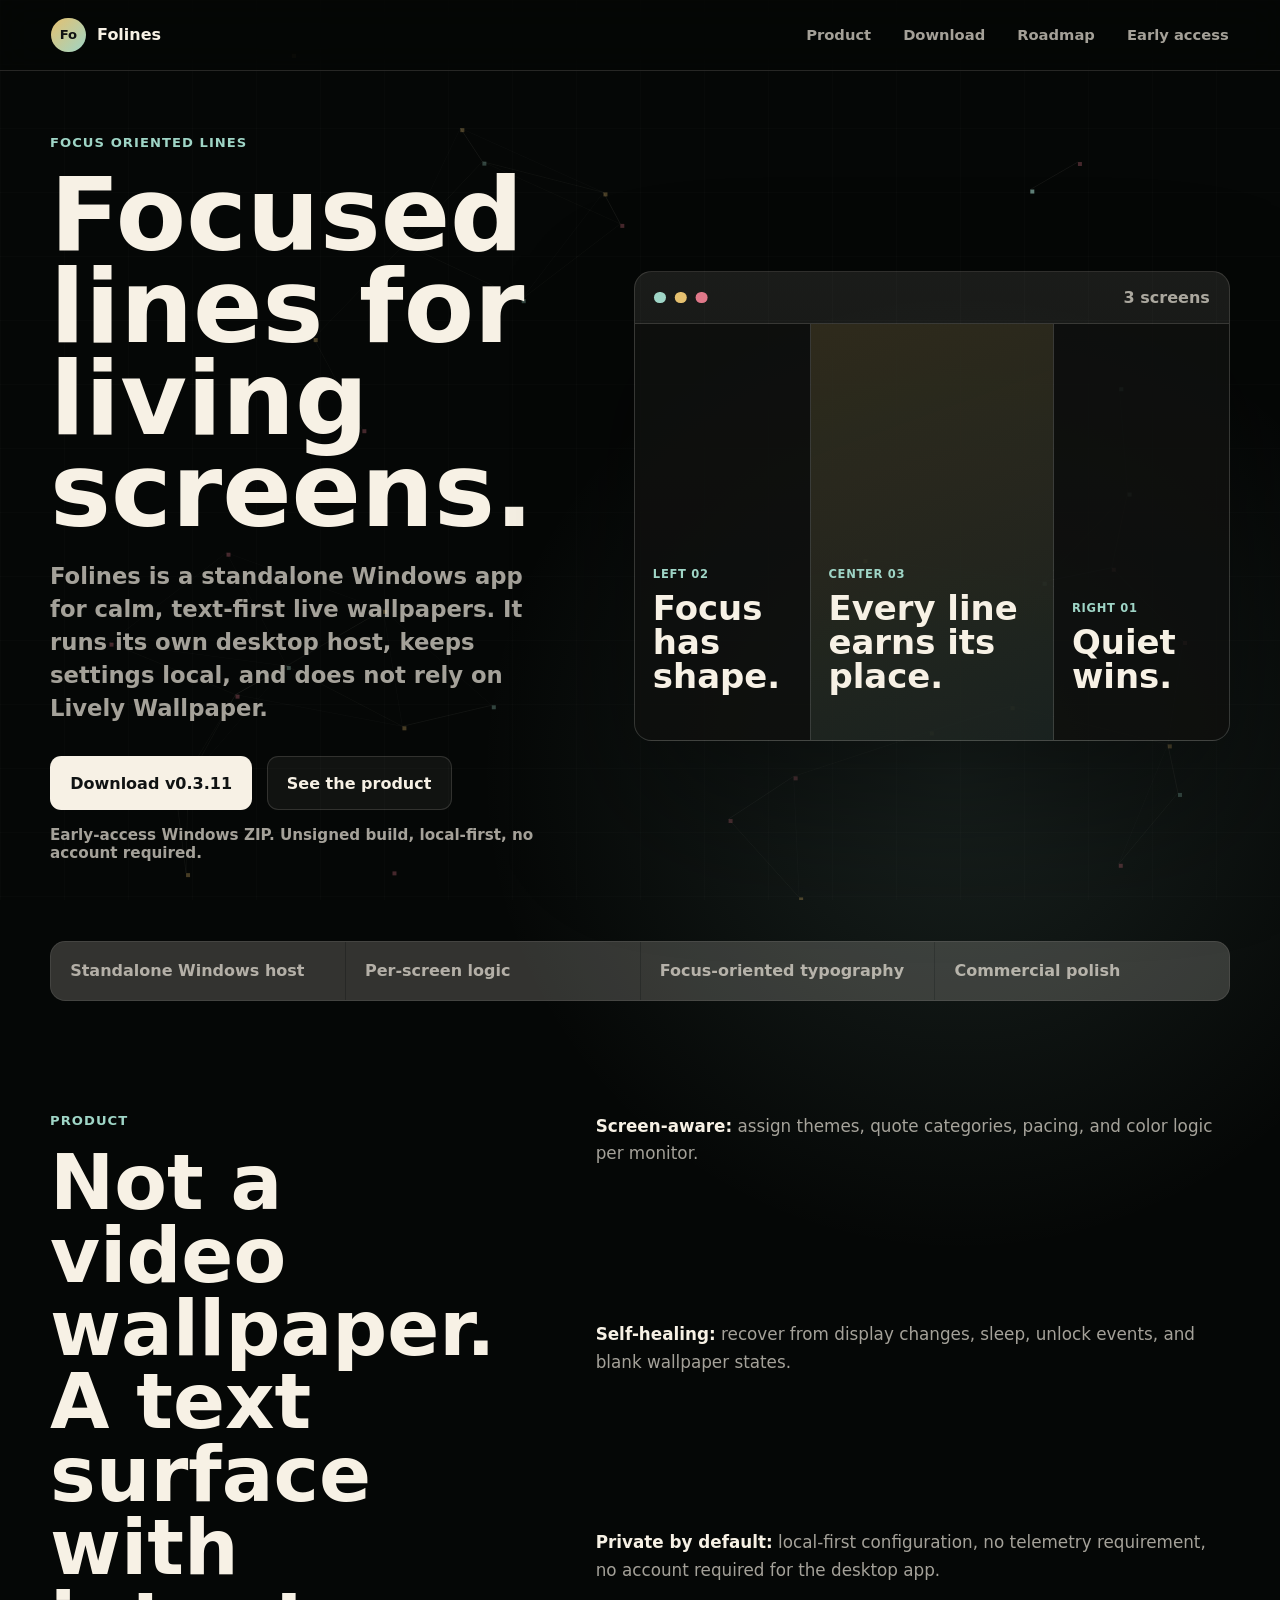
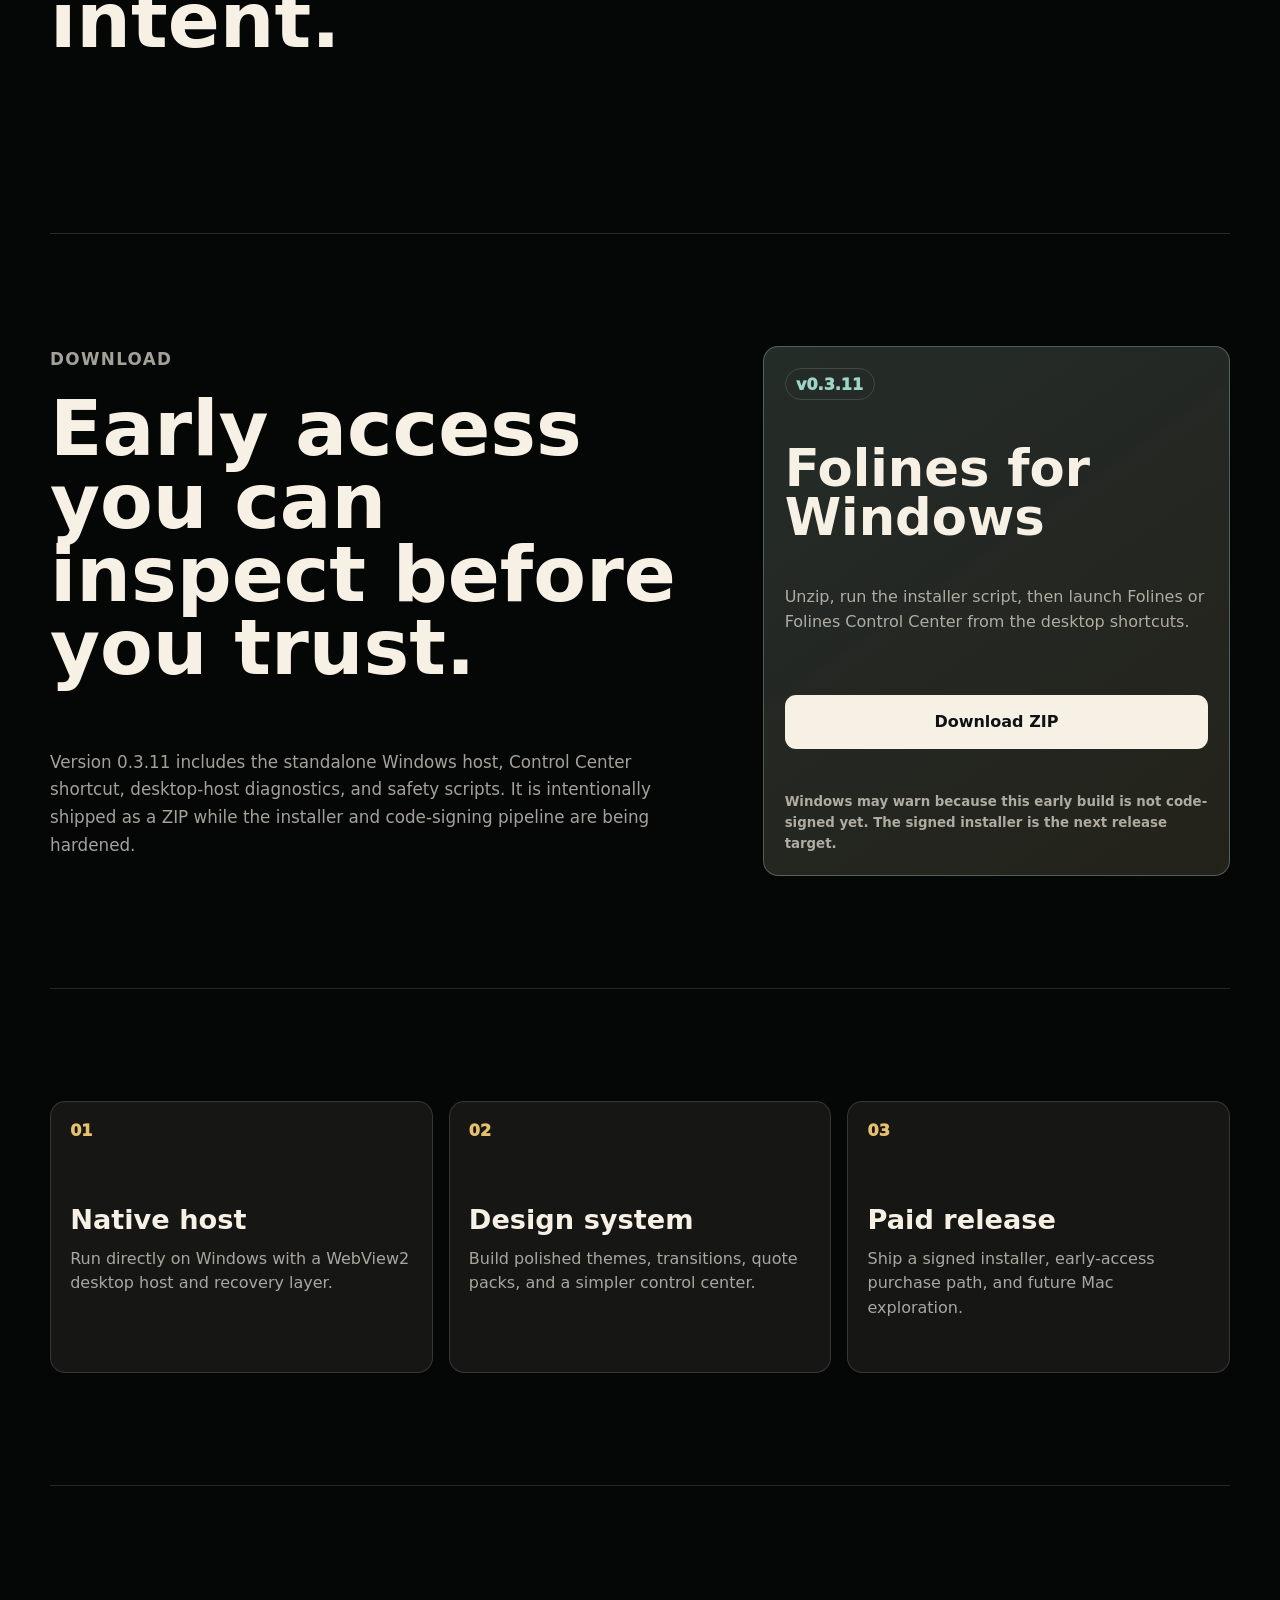
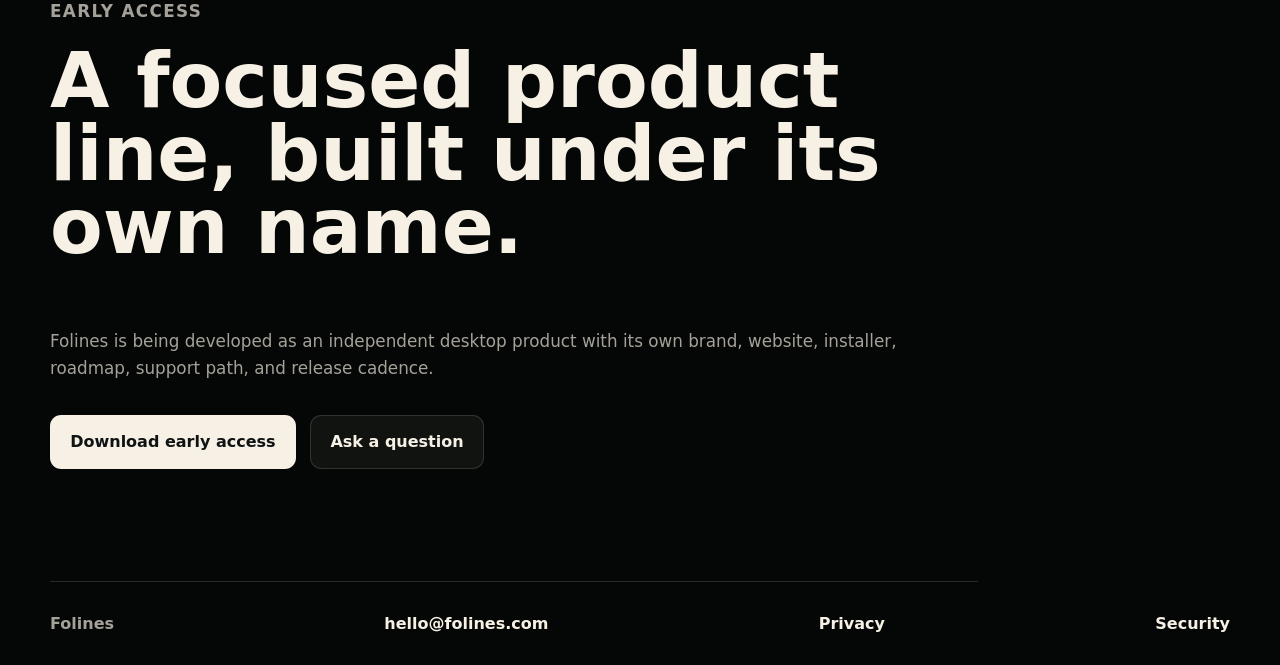
<file: index.html>
<!doctype html>
<html lang="en">
<head>
  <meta charset="utf-8">
  <meta name="viewport" content="width=device-width, initial-scale=1">
  <meta name="description" content="Folines is a standalone Windows app in development for focus-oriented live typography wallpapers.">
  <meta name="keywords" content="Folines, Focus Oriented Lines, live wallpaper, Windows wallpaper, typography wallpaper, desktop focus, multi monitor wallpaper">
  <meta property="og:title" content="Folines - Focus Oriented Lines">
  <meta property="og:description" content="A standalone Windows app for calm, focus-oriented live typography wallpapers.">
  <meta property="og:url" content="https://folines.com/">
  <meta property="og:type" content="website">
  <meta name="twitter:card" content="summary_large_image">
  <title>Folines - Focus Oriented Lines</title>
  <link rel="canonical" href="https://folines.com/">
  <link rel="icon" href="favicon.svg" type="image/svg+xml">
  <link rel="manifest" href="site.webmanifest">
  <link rel="stylesheet" href="styles.css">
  <script type="application/ld+json">
  {
    "@context": "https://schema.org",
    "@type": "SoftwareApplication",
    "name": "Folines",
    "alternateName": "Focus Oriented Lines",
    "applicationCategory": "PersonalizationApplication",
    "operatingSystem": "Windows",
    "softwareVersion": "0.3.11",
    "description": "Folines is a standalone Windows app in development for calm, focus-oriented live typography wallpapers.",
    "url": "https://folines.com/",
    "downloadUrl": "https://folines.com/downloads/Folines-0.3.11-win-x64-early-access.zip",
    "publisher": {
      "@type": "Organization",
      "name": "Folines"
    }
  }
  </script>
</head>
<body>
  <canvas id="field" aria-hidden="true"></canvas>
  <header class="topbar">
    <a class="brand" href="#top" aria-label="Folines home">
      <span class="mark">Fo</span>
      <span>Folines</span>
    </a>
    <nav aria-label="Primary navigation">
      <a href="#product">Product</a>
      <a href="#download">Download</a>
      <a href="#roadmap">Roadmap</a>
      <a href="#access">Early access</a>
    </nav>
  </header>

  <main id="top">
    <section class="hero">
      <div class="hero-copy">
        <p class="eyebrow">Focus Oriented Lines</p>
        <h1>Focused lines for living screens.</h1>
        <p class="lede">Folines is a standalone Windows app for calm, text-first live wallpapers. It runs its own desktop host, keeps settings local, and does not rely on Lively Wallpaper.</p>
        <div class="actions">
          <a class="button primary" href="downloads/Folines-0.3.11-win-x64-early-access.zip">Download v0.3.11</a>
          <a class="button secondary" href="#product">See the product</a>
        </div>
        <p class="release-note">Early-access Windows ZIP. Unsigned build, local-first, no account required.</p>
      </div>
      <div class="product-frame" aria-label="Folines desktop preview">
        <div class="frame-top">
          <span></span>
          <strong>3 screens</strong>
        </div>
        <div class="screen-grid">
          <article>
            <p>LEFT 02</p>
            <h2>Focus has shape.</h2>
          </article>
          <article class="active">
            <p>CENTER 03</p>
            <h2>Every line earns its place.</h2>
          </article>
          <article>
            <p>RIGHT 01</p>
            <h2>Quiet wins.</h2>
          </article>
        </div>
      </div>
    </section>

    <section class="strip" aria-label="Folines capabilities">
      <span>Standalone Windows host</span>
      <span>Per-screen logic</span>
      <span>Focus-oriented typography</span>
      <span>Commercial polish</span>
    </section>

    <section id="product" class="section split">
      <div>
        <p class="eyebrow">Product</p>
        <h2>Not a video wallpaper. A text surface with intent.</h2>
      </div>
      <div class="feature-list">
        <p><strong>Screen-aware:</strong> assign themes, quote categories, pacing, and color logic per monitor.</p>
        <p><strong>Self-healing:</strong> recover from display changes, sleep, unlock events, and blank wallpaper states.</p>
        <p><strong>Private by default:</strong> local-first configuration, no telemetry requirement, no account required for the desktop app.</p>
      </div>
    </section>

    <section id="download" class="section download-panel">
      <div>
        <p class="eyebrow">Download</p>
        <h2>Early access you can inspect before you trust.</h2>
        <p>Version 0.3.11 includes the standalone Windows host, Control Center shortcut, desktop-host diagnostics, and safety scripts. It is intentionally shipped as a ZIP while the installer and code-signing pipeline are being hardened.</p>
      </div>
      <div class="download-card">
        <span class="version">v0.3.11</span>
        <h3>Folines for Windows</h3>
        <p>Unzip, run the installer script, then launch Folines or Folines Control Center from the desktop shortcuts.</p>
        <a class="button primary" href="downloads/Folines-0.3.11-win-x64-early-access.zip">Download ZIP</a>
        <small>Windows may warn because this early build is not code-signed yet. The signed installer is the next release target.</small>
      </div>
    </section>

    <section id="roadmap" class="section cards">
      <article>
        <span>01</span>
        <h3>Native host</h3>
        <p>Run directly on Windows with a WebView2 desktop host and recovery layer.</p>
      </article>
      <article>
        <span>02</span>
        <h3>Design system</h3>
        <p>Build polished themes, transitions, quote packs, and a simpler control center.</p>
      </article>
      <article>
        <span>03</span>
        <h3>Paid release</h3>
        <p>Ship a signed installer, early-access purchase path, and future Mac exploration.</p>
      </article>
    </section>

    <section id="access" class="section pilot">
      <p class="eyebrow">Early access</p>
      <h2>A focused product line, built under its own name.</h2>
      <p>Folines is being developed as an independent desktop product with its own brand, website, installer, roadmap, support path, and release cadence.</p>
      <div class="actions">
        <a class="button primary" href="downloads/Folines-0.3.11-win-x64-early-access.zip">Download early access</a>
        <a class="button secondary" href="mailto:hello@folines.com?subject=Folines question">Ask a question</a>
      </div>
    </section>
  </main>

  <footer>
    <span>Folines</span>
    <a href="mailto:hello@folines.com">hello@folines.com</a>
    <a href="privacy.html">Privacy</a>
    <a href="security.html">Security</a>
  </footer>

  <script src="site.js"></script>
</body>
</html>
</file>
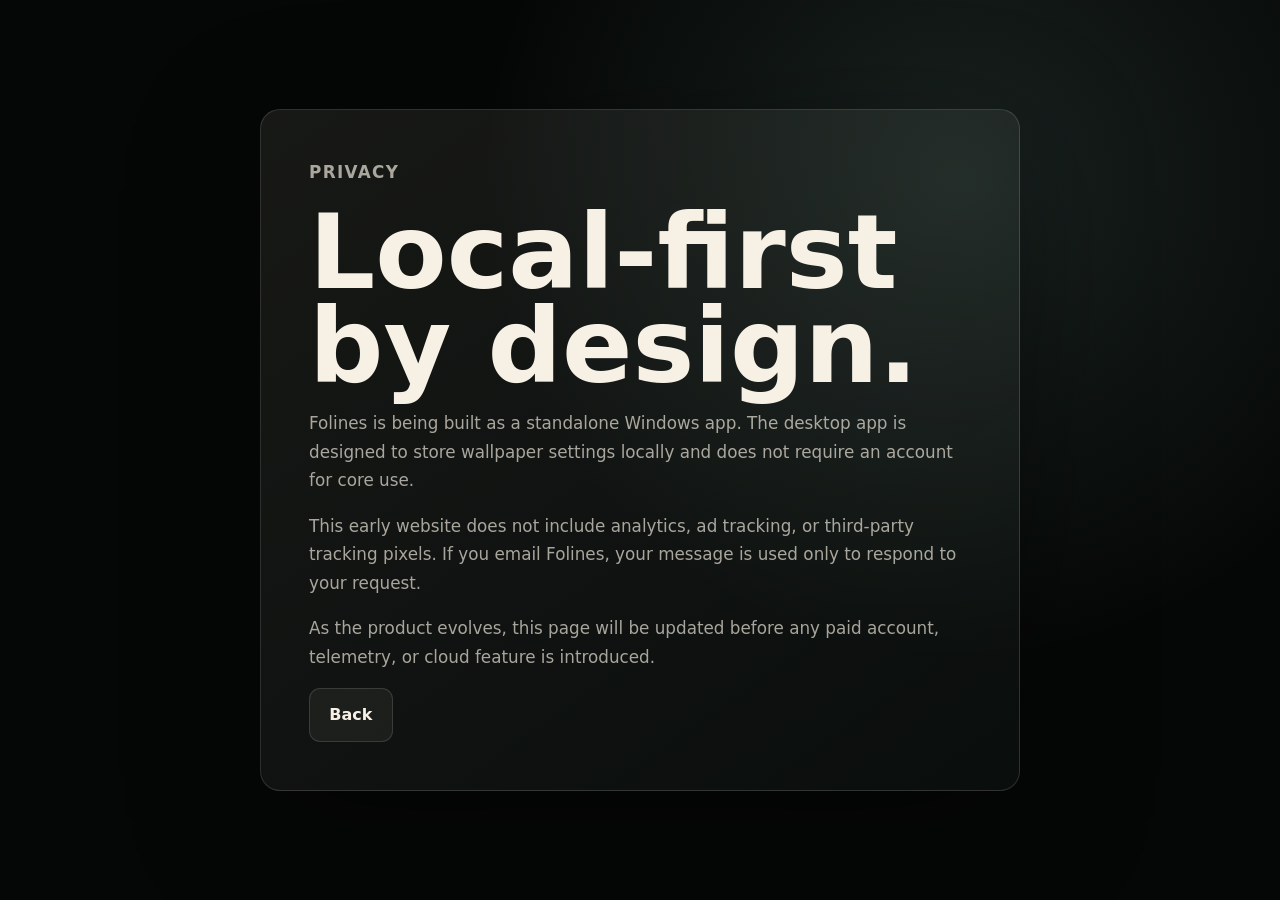
<file: privacy.html>
<!doctype html>
<html lang="en">
<head>
  <meta charset="utf-8">
  <meta name="viewport" content="width=device-width, initial-scale=1">
  <title>Folines - Privacy</title>
  <link rel="canonical" href="https://folines.com/privacy.html">
  <link rel="icon" href="favicon.svg" type="image/svg+xml">
  <link rel="stylesheet" href="styles.css">
</head>
<body class="simple-page">
  <main class="simple-shell">
    <p class="eyebrow">Privacy</p>
    <h1>Local-first by design.</h1>
    <p>Folines is being built as a standalone Windows app. The desktop app is designed to store wallpaper settings locally and does not require an account for core use.</p>
    <p>This early website does not include analytics, ad tracking, or third-party tracking pixels. If you email Folines, your message is used only to respond to your request.</p>
    <p>As the product evolves, this page will be updated before any paid account, telemetry, or cloud feature is introduced.</p>
    <a class="button secondary" href="/">Back</a>
  </main>
</body>
</html>
</file>
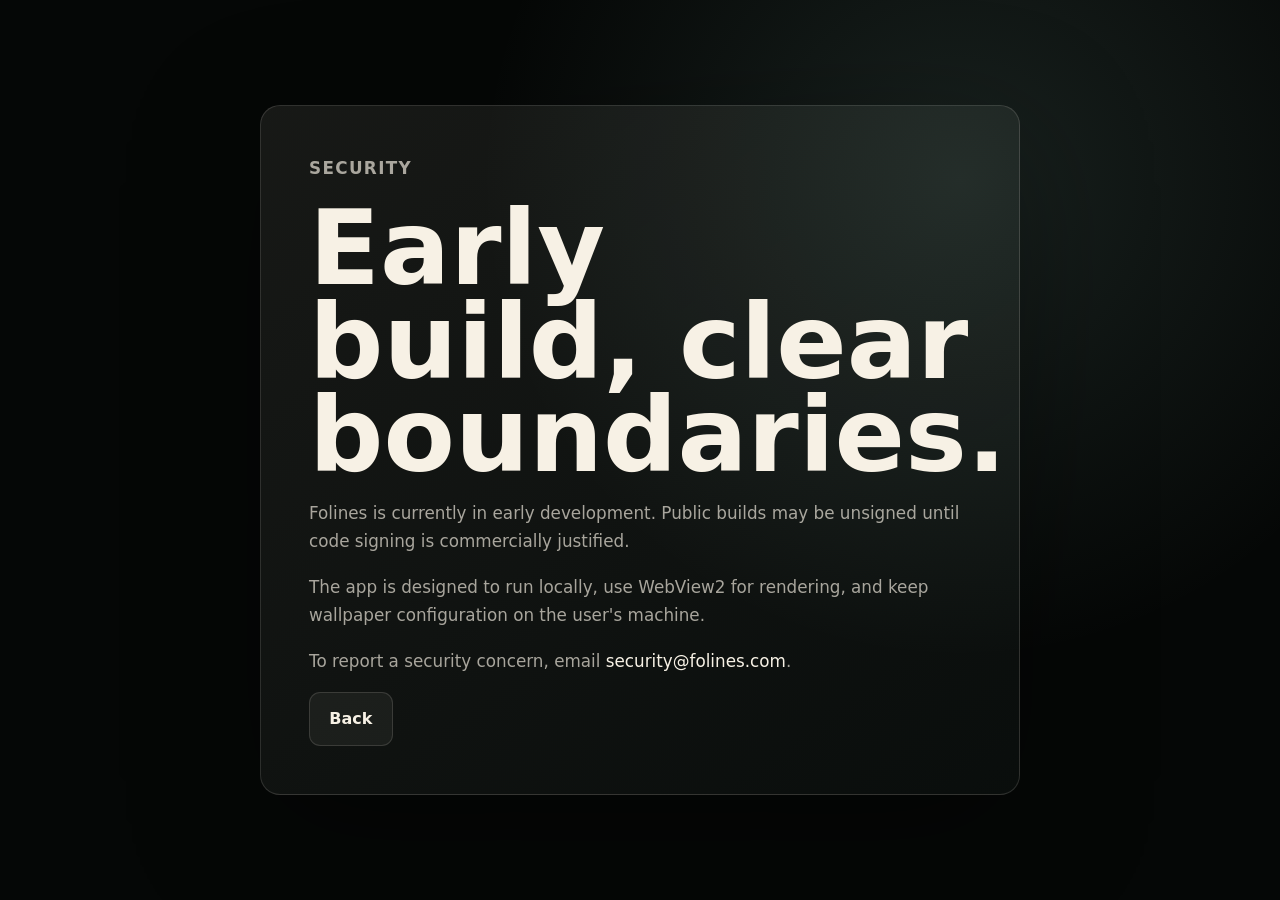
<file: security.html>
<!doctype html>
<html lang="en">
<head>
  <meta charset="utf-8">
  <meta name="viewport" content="width=device-width, initial-scale=1">
  <title>Folines - Security</title>
  <link rel="canonical" href="https://folines.com/security.html">
  <link rel="icon" href="favicon.svg" type="image/svg+xml">
  <link rel="stylesheet" href="styles.css">
</head>
<body class="simple-page">
  <main class="simple-shell">
    <p class="eyebrow">Security</p>
    <h1>Early build, clear boundaries.</h1>
    <p>Folines is currently in early development. Public builds may be unsigned until code signing is commercially justified.</p>
    <p>The app is designed to run locally, use WebView2 for rendering, and keep wallpaper configuration on the user's machine.</p>
    <p>To report a security concern, email <a href="mailto:security@folines.com">security@folines.com</a>.</p>
    <a class="button secondary" href="/">Back</a>
  </main>
</body>
</html>
</file>
<file: styles.css>
:root {
  color-scheme: dark;
  --bg: #050706;
  --paper: #f7f1e5;
  --muted: rgba(247, 241, 229, 0.66);
  --line: rgba(247, 241, 229, 0.14);
  --panel: rgba(247, 241, 229, 0.07);
  --accent: #9fd5c6;
  --gold: #e5c06f;
  --rose: #df7889;
  --ink: #101313;
  font-family: Inter, ui-sans-serif, system-ui, -apple-system, BlinkMacSystemFont, "Segoe UI", sans-serif;
}

* {
  box-sizing: border-box;
}

html {
  scroll-behavior: smooth;
}

body {
  margin: 0;
  min-height: 100vh;
  background: radial-gradient(circle at 75% 20%, rgba(159, 213, 198, 0.13), transparent 30rem), var(--bg);
  color: var(--paper);
  overflow-x: hidden;
}

#field {
  position: fixed;
  inset: 0;
  width: 100%;
  height: 100%;
  z-index: -1;
  opacity: 0.82;
}

a {
  color: inherit;
  text-decoration: none;
}

.topbar {
  position: sticky;
  top: 0;
  z-index: 5;
  display: flex;
  align-items: center;
  justify-content: space-between;
  gap: 1rem;
  padding: 1.1rem clamp(1rem, 4vw, 3.5rem);
  backdrop-filter: blur(18px);
  background: rgba(5, 7, 6, 0.62);
  border-bottom: 1px solid var(--line);
}

.brand,
nav,
.actions,
footer {
  display: flex;
  align-items: center;
}

.brand {
  gap: 0.72rem;
  font-weight: 850;
}

.mark {
  display: grid;
  place-items: center;
  width: 2.15rem;
  height: 2.15rem;
  border-radius: 999px;
  background: linear-gradient(135deg, var(--gold), var(--accent));
  color: var(--ink);
  font-size: 0.82rem;
  letter-spacing: 0;
}

nav {
  gap: clamp(0.8rem, 3vw, 2rem);
  color: var(--muted);
  font-weight: 700;
  font-size: 0.92rem;
}

main {
  width: min(1180px, calc(100% - 2rem));
  margin: 0 auto;
}

.hero {
  min-height: calc(100vh - 4.4rem);
  display: grid;
  grid-template-columns: minmax(0, 0.92fr) minmax(20rem, 1.08fr);
  align-items: center;
  gap: clamp(2rem, 6vw, 5rem);
  padding: 4rem 0;
}

.eyebrow {
  margin: 0 0 1.2rem;
  color: var(--accent);
  font-size: 0.82rem;
  text-transform: uppercase;
  font-weight: 850;
  letter-spacing: 0.08em;
}

h1,
h2,
h3,
p {
  margin-top: 0;
}

h1 {
  max-width: 11ch;
  margin-bottom: 1.4rem;
  font-size: clamp(3.4rem, 8vw, 7.1rem);
  line-height: 0.9;
  letter-spacing: 0;
}

.lede {
  max-width: 43rem;
  color: var(--muted);
  font-size: clamp(1.12rem, 2vw, 1.42rem);
  line-height: 1.45;
  font-weight: 650;
}

.actions {
  flex-wrap: wrap;
  gap: 0.9rem;
  margin-top: 2rem;
}

.release-note {
  margin-top: 1rem;
  color: var(--muted);
  font-size: 0.95rem;
  font-weight: 760;
}

.button {
  min-height: 3.35rem;
  display: inline-flex;
  align-items: center;
  justify-content: center;
  border-radius: 0.7rem;
  padding: 0 1.2rem;
  border: 1px solid var(--line);
  font-weight: 850;
}

.button.primary {
  background: var(--paper);
  color: var(--ink);
}

.button.secondary {
  background: rgba(247, 241, 229, 0.05);
}

.product-frame {
  border: 1px solid var(--line);
  background: linear-gradient(180deg, rgba(247, 241, 229, 0.09), rgba(247, 241, 229, 0.035));
  border-radius: 1.1rem;
  min-height: 28rem;
  box-shadow: 0 4rem 9rem rgba(0, 0, 0, 0.42);
  overflow: hidden;
}

.frame-top {
  display: flex;
  align-items: center;
  justify-content: space-between;
  padding: 1rem 1.2rem;
  border-bottom: 1px solid var(--line);
  color: var(--muted);
  font-weight: 850;
}

.frame-top span {
  width: 0.72rem;
  height: 0.72rem;
  border-radius: 999px;
  background: var(--accent);
  box-shadow: 1.3rem 0 0 var(--gold), 2.6rem 0 0 var(--rose);
}

.screen-grid {
  display: grid;
  grid-template-columns: 0.9fr 1.25fr 0.9fr;
  gap: 1px;
  min-height: 26rem;
  background: var(--line);
}

.screen-grid article {
  display: flex;
  min-width: 0;
  flex-direction: column;
  justify-content: end;
  padding: 1.1rem;
  background: rgba(5, 7, 6, 0.82);
  overflow: hidden;
}

.screen-grid .active {
  background: linear-gradient(160deg, rgba(229, 192, 111, 0.17), rgba(159, 213, 198, 0.1)), rgba(5, 7, 6, 0.88);
}

.screen-grid p {
  color: var(--accent);
  font-size: 0.72rem;
  font-weight: 900;
  letter-spacing: 0.06em;
}

.screen-grid h2 {
  font-size: clamp(1.35rem, 2.65vw, 2.8rem);
  line-height: 1;
  letter-spacing: 0;
  overflow-wrap: anywhere;
}

.strip {
  display: grid;
  grid-template-columns: repeat(4, minmax(0, 1fr));
  gap: 1px;
  overflow: hidden;
  border: 1px solid var(--line);
  border-radius: 0.95rem;
  background: var(--line);
}

.strip span {
  padding: 1.2rem;
  background: rgba(247, 241, 229, 0.055);
  color: var(--muted);
  font-weight: 850;
}

.section {
  padding: clamp(4rem, 9vw, 7rem) 0;
  border-bottom: 1px solid var(--line);
}

.split {
  display: grid;
  grid-template-columns: minmax(0, 0.85fr) minmax(20rem, 1.15fr);
  gap: clamp(2rem, 6vw, 5rem);
}

.section h2 {
  font-size: clamp(2.5rem, 6vw, 5.6rem);
  line-height: 0.95;
  letter-spacing: 0;
}

.feature-list {
  display: grid;
  gap: 1rem;
}

.feature-list p,
.pilot p {
  color: var(--muted);
  font-size: 1.05rem;
  line-height: 1.65;
}

.feature-list strong {
  color: var(--paper);
}

.download-panel {
  display: grid;
  grid-template-columns: minmax(0, 1fr) minmax(18rem, 0.72fr);
  gap: clamp(1.25rem, 5vw, 4rem);
  align-items: stretch;
}

.download-panel > div:first-child p {
  max-width: 45rem;
  color: var(--muted);
  font-size: 1.05rem;
  line-height: 1.65;
}

.download-card {
  display: flex;
  flex-direction: column;
  justify-content: space-between;
  gap: 1rem;
  min-height: 24rem;
  padding: 1.3rem;
  border: 1px solid rgba(159, 213, 198, 0.34);
  border-radius: 0.95rem;
  background:
    linear-gradient(145deg, rgba(159, 213, 198, 0.13), rgba(229, 192, 111, 0.08)),
    rgba(247, 241, 229, 0.055);
}

.download-card .version {
  width: fit-content;
  border: 1px solid var(--line);
  border-radius: 999px;
  padding: 0.35rem 0.65rem;
  color: var(--accent);
  font-weight: 950;
}

.download-card h3 {
  margin: 0;
  font-size: clamp(2rem, 4vw, 3.4rem);
  line-height: 0.95;
}

.download-card p,
.download-card small {
  color: var(--muted);
  line-height: 1.55;
}

.download-card small {
  display: block;
  font-weight: 700;
}

.cards {
  display: grid;
  grid-template-columns: repeat(3, minmax(0, 1fr));
  gap: 1rem;
}

.cards article {
  min-height: 17rem;
  padding: 1.2rem;
  border: 1px solid var(--line);
  border-radius: 0.95rem;
  background: var(--panel);
}

.cards span {
  color: var(--gold);
  font-weight: 950;
}

.cards h3 {
  margin: 4rem 0 0.7rem;
  font-size: 1.7rem;
}

.cards p {
  color: var(--muted);
  line-height: 1.55;
}

.pilot {
  max-width: 58rem;
}

footer {
  width: min(1180px, calc(100% - 2rem));
  margin: 0 auto;
  display: flex;
  justify-content: space-between;
  align-items: center;
  gap: 1rem;
  padding: 2rem 0;
  color: var(--muted);
  font-weight: 760;
}

footer a,
.simple-shell a:not(.button) {
  color: var(--paper);
}

.simple-page {
  min-height: 100vh;
  display: grid;
  place-items: center;
  padding: 2rem;
}

.simple-shell {
  width: min(760px, 100%);
  padding: clamp(1.25rem, 4vw, 3rem);
  border: 1px solid var(--line);
  border-radius: 1.25rem;
  background: linear-gradient(145deg, rgba(247, 240, 223, 0.08), rgba(155, 214, 200, 0.035));
  box-shadow: 0 2rem 8rem rgba(0, 0, 0, 0.35);
}

.simple-shell h1 {
  max-width: 11ch;
  margin: 0.2rem 0 1rem;
  font-size: clamp(3rem, 9vw, 6.5rem);
}

.simple-shell p {
  color: var(--muted);
  font-size: 1.05rem;
  line-height: 1.7;
}

@media (max-width: 860px) {
  nav {
    display: none;
  }

  .hero,
  .split,
  .download-panel,
  .cards,
  .strip {
    grid-template-columns: 1fr;
  }

  .product-frame {
    min-height: auto;
  }

  .screen-grid {
    grid-template-columns: 1fr;
  }

  h1 {
    max-width: 8ch;
  }

  footer {
    align-items: flex-start;
    flex-direction: column;
  }
}
</file>
